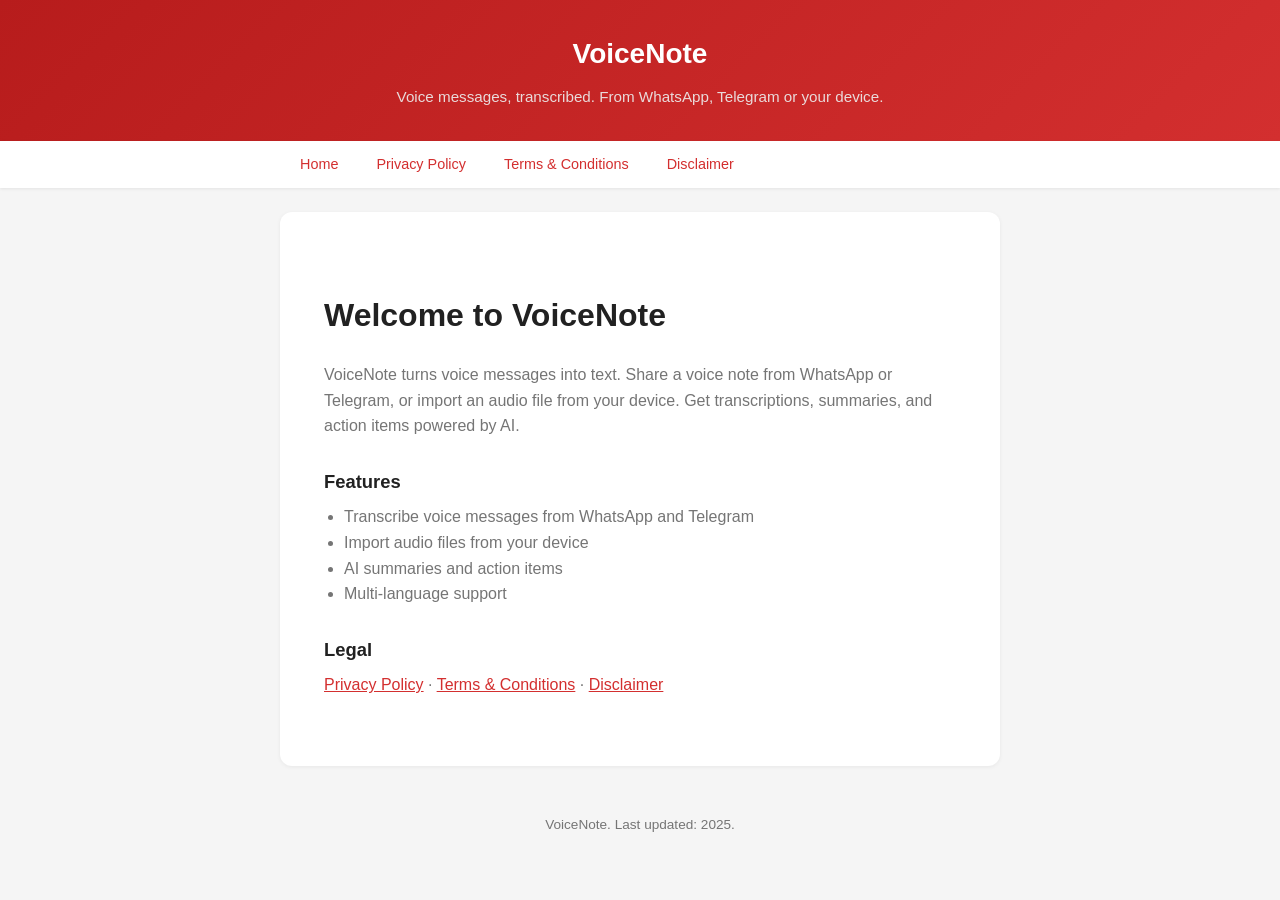
<file: index.html>
<!DOCTYPE html>
<html lang="en">
<head>
  <meta charset="UTF-8">
  <meta name="viewport" content="width=device-width, initial-scale=1">
  <title>VoiceNote – Voice messages, transcribed</title>
  <link rel="stylesheet" href="css/style.css">
</head>
<body>
  <header>
    <h1>VoiceNote</h1>  
    <p>Voice messages, transcribed. From WhatsApp, Telegram or your device.</p>
  </header>
  <nav>
    <div class="container" style="max-width: 720px;">
      <a href="index.html">Home</a>
      <a href="privacy.html">Privacy Policy</a>
      <a href="terms.html">Terms &amp; Conditions</a>
      <a href="disclaimer.html">Disclaimer</a>
    </div>
  </nav>
  <main>
    <div class="container">
      <h1>Welcome to VoiceNote</h1>
      <p>VoiceNote turns voice messages into text. Share a voice note from WhatsApp or Telegram, or import an audio file from your device. Get transcriptions, summaries, and action items powered by AI.</p>
      <h2>Features</h2>
      <ul>
        <li>Transcribe voice messages from WhatsApp and Telegram</li>
        <li>Import audio files from your device</li>
        <li>AI summaries and action items</li>
        <li>Multi-language support</li>
      </ul>
      <h2>Legal</h2>
      <p><a href="privacy.html">Privacy Policy</a> · <a href="terms.html">Terms &amp; Conditions</a> · <a href="disclaimer.html">Disclaimer</a></p>
    </div>
  </main>
  <footer>
    <p>VoiceNote. Last updated: 2025.</p>
  </footer>
</body>
</html>
</file>
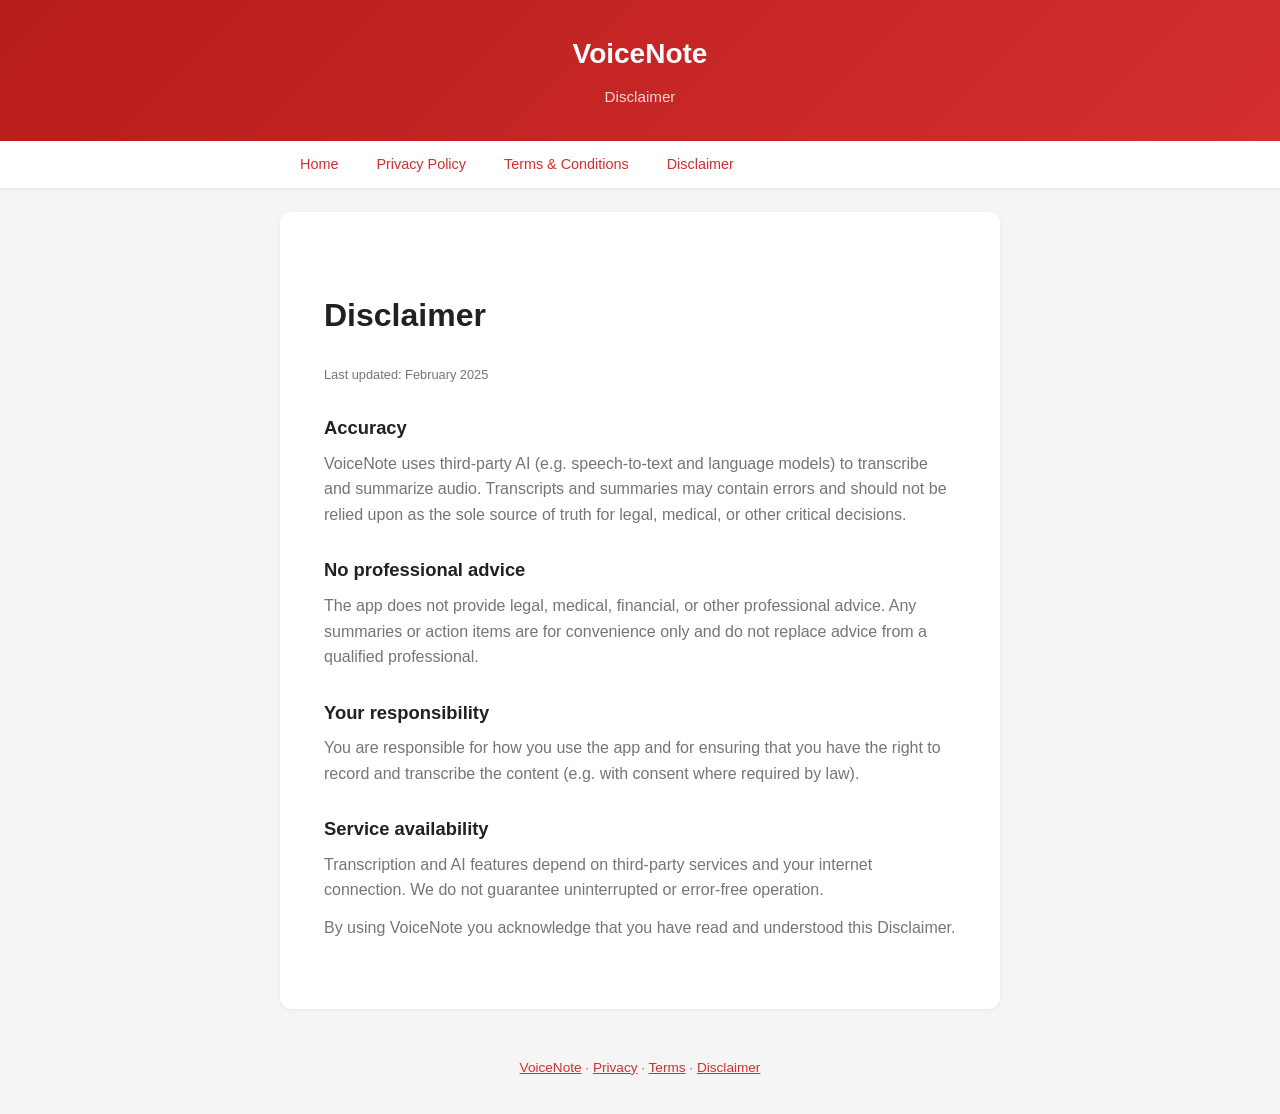
<file: disclaimer.html>
<!DOCTYPE html>
<html lang="en">
<head>
  <meta charset="UTF-8">
  <meta name="viewport" content="width=device-width, initial-scale=1">
  <title>Disclaimer – VoiceNote</title>
  <link rel="stylesheet" href="css/style.css">
</head>
<body>
  <header>
    <h1>VoiceNote</h1>
    <p>Disclaimer</p>
  </header>
  <nav>
    <div class="container" style="max-width: 720px;">
      <a href="index.html">Home</a>
      <a href="privacy.html">Privacy Policy</a>
      <a href="terms.html">Terms &amp; Conditions</a>
      <a href="disclaimer.html">Disclaimer</a>
    </div>
  </nav>
  <main>
    <div class="container">
      <h1>Disclaimer</h1>
      <p class="last-update">Last updated: February 2025</p>

      <h2>Accuracy</h2>
      <p>VoiceNote uses third-party AI (e.g. speech-to-text and language models) to transcribe and summarize audio. Transcripts and summaries may contain errors and should not be relied upon as the sole source of truth for legal, medical, or other critical decisions.</p>

      <h2>No professional advice</h2>
      <p>The app does not provide legal, medical, financial, or other professional advice. Any summaries or action items are for convenience only and do not replace advice from a qualified professional.</p>

      <h2>Your responsibility</h2>
      <p>You are responsible for how you use the app and for ensuring that you have the right to record and transcribe the content (e.g. with consent where required by law).</p>

      <h2>Service availability</h2>
      <p>Transcription and AI features depend on third-party services and your internet connection. We do not guarantee uninterrupted or error-free operation.</p>

      <p>By using VoiceNote you acknowledge that you have read and understood this Disclaimer.</p>
    </div>
  </main>
  <footer>
    <p><a href="index.html">VoiceNote</a> · <a href="privacy.html">Privacy</a> · <a href="terms.html">Terms</a> · <a href="disclaimer.html">Disclaimer</a></p>
  </footer>
</body>
</html>
</file>
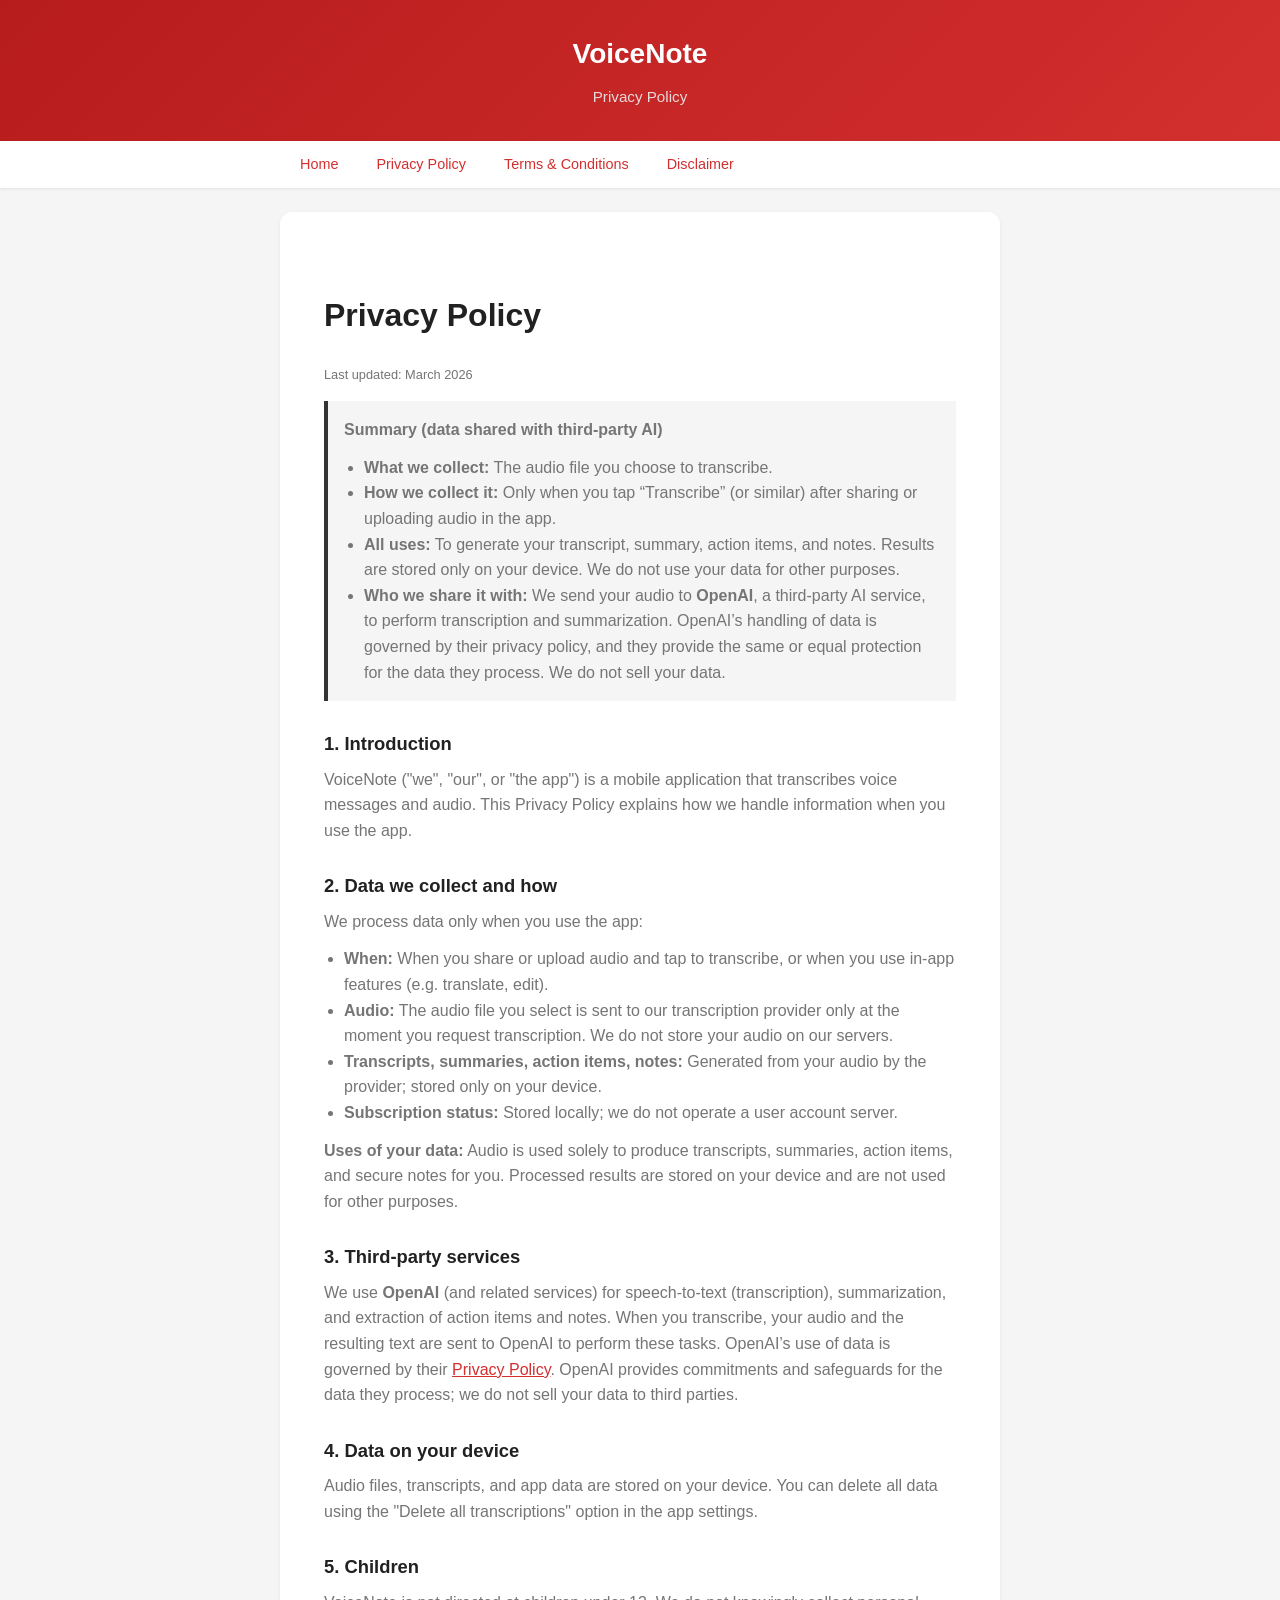
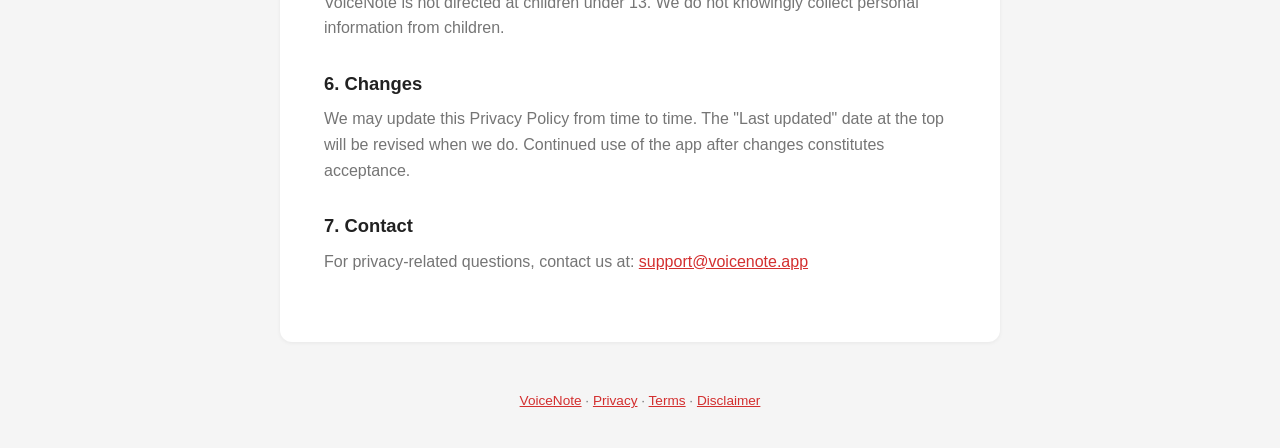
<file: privacy.html>
<!DOCTYPE html>
<html lang="en">
<head>
  <meta charset="UTF-8">
  <meta name="viewport" content="width=device-width, initial-scale=1">
  <title>Privacy Policy – VoiceNote</title>
  <link rel="stylesheet" href="css/style.css">
</head>
<body>
  <header>
    <h1>VoiceNote</h1>
    <p>Privacy Policy</p>
  </header>
  <nav>
    <div class="container" style="max-width: 720px;">
      <a href="index.html">Home</a>
      <a href="privacy.html">Privacy Policy</a>
      <a href="terms.html">Terms &amp; Conditions</a>
      <a href="disclaimer.html">Disclaimer</a>
    </div>
  </nav>
  <main>
    <div class="container">
      <h1>Privacy Policy</h1>
      <p class="last-update">Last updated: March 2026</p>

      <div style="background:#f5f5f5; padding:1em; margin:1em 0; border-left:4px solid #333;">
        <p style="margin-top:0;"><strong>Summary (data shared with third-party AI)</strong></p>
        <ul style="margin-bottom:0;">
          <li><strong>What we collect:</strong> The audio file you choose to transcribe.</li>
          <li><strong>How we collect it:</strong> Only when you tap “Transcribe” (or similar) after sharing or uploading audio in the app.</li>
          <li><strong>All uses:</strong> To generate your transcript, summary, action items, and notes. Results are stored only on your device. We do not use your data for other purposes.</li>
          <li><strong>Who we share it with:</strong> We send your audio to <strong>OpenAI</strong>, a third-party AI service, to perform transcription and summarization. OpenAI’s handling of data is governed by their privacy policy, and they provide the same or equal protection for the data they process. We do not sell your data.</li>
        </ul>
      </div>

      <h2>1. Introduction</h2>
      <p>VoiceNote ("we", "our", or "the app") is a mobile application that transcribes voice messages and audio. This Privacy Policy explains how we handle information when you use the app.</p>

      <h2>2. Data we collect and how</h2>
      <p>We process data only when you use the app:</p>
      <ul>
        <li><strong>When:</strong> When you share or upload audio and tap to transcribe, or when you use in-app features (e.g. translate, edit).</li>
        <li><strong>Audio:</strong> The audio file you select is sent to our transcription provider only at the moment you request transcription. We do not store your audio on our servers.</li>
        <li><strong>Transcripts, summaries, action items, notes:</strong> Generated from your audio by the provider; stored only on your device.</li>
        <li><strong>Subscription status:</strong> Stored locally; we do not operate a user account server.</li>
      </ul>
      <p><strong>Uses of your data:</strong> Audio is used solely to produce transcripts, summaries, action items, and secure notes for you. Processed results are stored on your device and are not used for other purposes.</p>

      <h2>3. Third-party services</h2>
      <p>We use <strong>OpenAI</strong> (and related services) for speech-to-text (transcription), summarization, and extraction of action items and notes. When you transcribe, your audio and the resulting text are sent to OpenAI to perform these tasks. OpenAI’s use of data is governed by their <a href="https://openai.com/policies/privacy-policy" target="_blank" rel="noopener">Privacy Policy</a>. OpenAI provides commitments and safeguards for the data they process; we do not sell your data to third parties.</p>

      <h2>4. Data on your device</h2>
      <p>Audio files, transcripts, and app data are stored on your device. You can delete all data using the "Delete all transcriptions" option in the app settings.</p>

      <h2>5. Children</h2>
      <p>VoiceNote is not directed at children under 13. We do not knowingly collect personal information from children.</p>

      <h2>6. Changes</h2>
      <p>We may update this Privacy Policy from time to time. The "Last updated" date at the top will be revised when we do. Continued use of the app after changes constitutes acceptance.</p>

      <h2>7. Contact</h2>
      <p>For privacy-related questions, contact us at: <a href="mailto:support@voicenote.app">support@voicenote.app</a></p>
    </div>
  </main>
  <footer>
    <p><a href="index.html">VoiceNote</a> · <a href="privacy.html">Privacy</a> · <a href="terms.html">Terms</a> · <a href="disclaimer.html">Disclaimer</a></p>
  </footer>
</body>
</html>
</file>
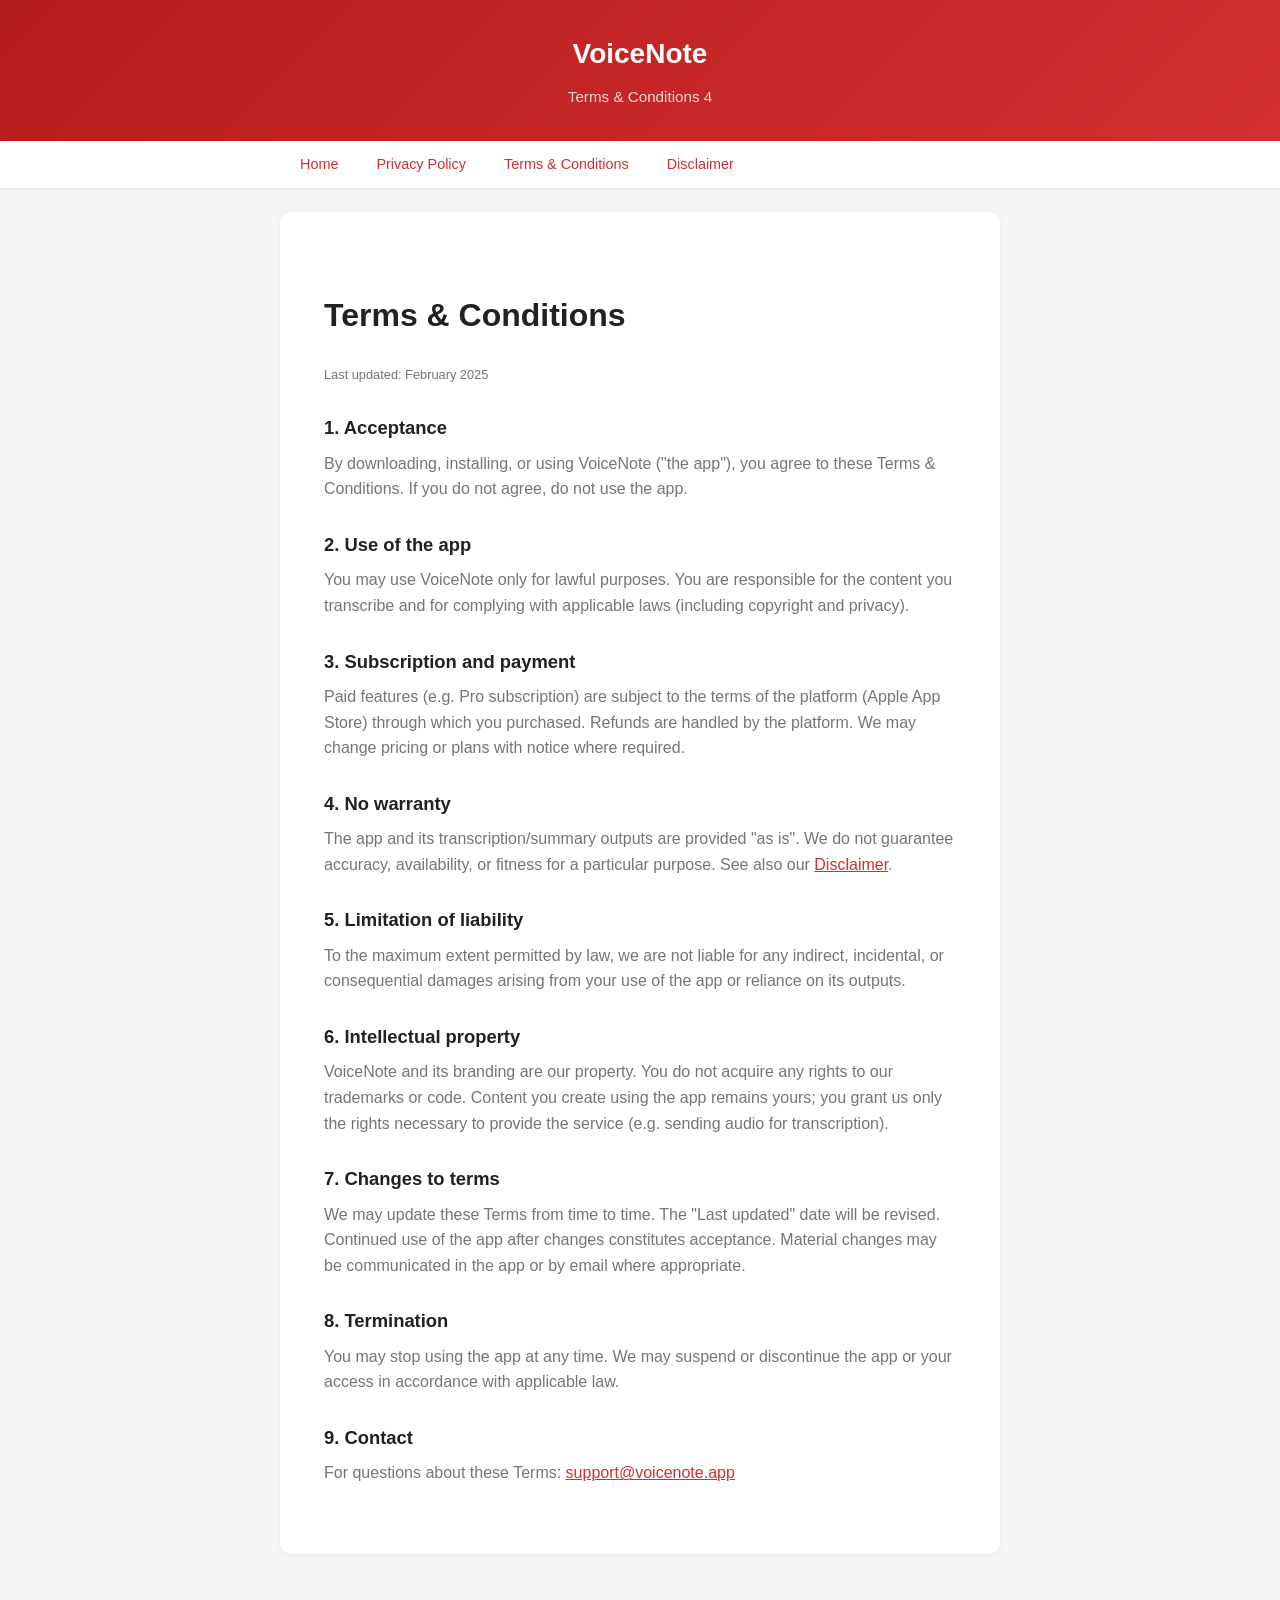
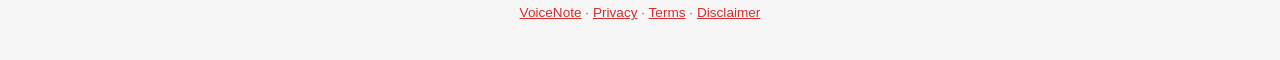
<file: terms.html>
<!DOCTYPE html>
<html lang="en">
<head>
  <meta charset="UTF-8">
  <meta name="viewport" content="width=device-width, initial-scale=1">
  <title>Terms &amp; Conditions – VoiceNote</title>
  <link rel="stylesheet" href="css/style.css">
</head>
<body>
  <header>
    <h1>VoiceNote</h1>
    <p>Terms &amp; Conditions 4</p>
  </header>
  <nav>
    <div class="container" style="max-width: 720px;">
      <a href="index.html">Home</a>
      <a href="privacy.html">Privacy Policy</a>
      <a href="terms.html">Terms &amp; Conditions</a>
      <a href="disclaimer.html">Disclaimer</a>
    </div>
  </nav>
  <main>
    <div class="container">
      <h1>Terms &amp; Conditions</h1>
      <p class="last-update">Last updated: February 2025</p>

      <h2>1. Acceptance</h2>
      <p>By downloading, installing, or using VoiceNote ("the app"), you agree to these Terms &amp; Conditions. If you do not agree, do not use the app.</p>

      <h2>2. Use of the app</h2>
      <p>You may use VoiceNote only for lawful purposes. You are responsible for the content you transcribe and for complying with applicable laws (including copyright and privacy).</p>

      <h2>3. Subscription and payment</h2>
      <p>Paid features (e.g. Pro subscription) are subject to the terms of the platform (Apple App Store) through which you purchased. Refunds are handled by the platform. We may change pricing or plans with notice where required.</p>

      <h2>4. No warranty</h2>
      <p>The app and its transcription/summary outputs are provided "as is". We do not guarantee accuracy, availability, or fitness for a particular purpose. See also our <a href="disclaimer.html">Disclaimer</a>.</p>

      <h2>5. Limitation of liability</h2>
      <p>To the maximum extent permitted by law, we are not liable for any indirect, incidental, or consequential damages arising from your use of the app or reliance on its outputs.</p>

      <h2>6. Intellectual property</h2>
      <p>VoiceNote and its branding are our property. You do not acquire any rights to our trademarks or code. Content you create using the app remains yours; you grant us only the rights necessary to provide the service (e.g. sending audio for transcription).</p>

      <h2>7. Changes to terms</h2>
      <p>We may update these Terms from time to time. The "Last updated" date will be revised. Continued use of the app after changes constitutes acceptance. Material changes may be communicated in the app or by email where appropriate.</p>

      <h2>8. Termination</h2>
      <p>You may stop using the app at any time. We may suspend or discontinue the app or your access in accordance with applicable law.</p>

      <h2>9. Contact</h2>
      <p>For questions about these Terms: <a href="mailto:support@voicenote.app">support@voicenote.app</a></p>
    </div>
  </main>
  <footer>
    <p><a href="index.html">VoiceNote</a> · <a href="privacy.html">Privacy</a> · <a href="terms.html">Terms</a> · <a href="disclaimer.html">Disclaimer</a></p>
  </footer>
</body>
</html>
</file>
<file: css/style.css>
/* VoiceNote website – simple, app-aligned */
:root {
  --primary: #d32f2f;
  --primary-dark: #b71c1c;
  --text: #212121;
  --text-secondary: #757575;
  --bg: #f5f5f5;
  --surface: #ffffff;
}

* {
  box-sizing: border-box;
}

body {
  margin: 0;
  font-family: -apple-system, BlinkMacSystemFont, 'Segoe UI', Roboto, Oxygen, Ubuntu, sans-serif;
  background: var(--bg);
  color: var(--text);
  line-height: 1.6;
}

.container {
  max-width: 720px;
  margin: 0 auto;
  padding: 24px 20px;
}

header {
  background: linear-gradient(135deg, var(--primary-dark), var(--primary));
  color: white;
  padding: 32px 20px;
  text-align: center;
}

header h1 {
  margin: 0;
  font-size: 1.75rem;
  font-weight: 700;
  color: #ffffff;
}

header p {
  margin: 8px 0 0;
  opacity: 0.9;
  font-size: 0.95rem;
  color: #eeeeee;
}

nav {
  background: var(--surface);
  padding: 12px 20px;
  box-shadow: 0 1px 3px rgba(0,0,0,0.08);
}

nav .container {
  padding: 0 20px;
  display: flex;
  flex-wrap: wrap;
  gap: 8px;
  align-items: center;
}

nav a {
  color: var(--primary);
  text-decoration: none;
  font-weight: 500;
  font-size: 0.9rem;
  margin-right: 30px;
}

nav a:hover {
  text-decoration: underline;
}

main {
  background: var(--surface);
  margin: 24px auto;
  padding: 32px 24px;
  max-width: 720px;
  border-radius: 12px;
  box-shadow: 0 1px 4px rgba(0,0,0,0.06);
}

h1, h2 {
  color: var(--text);
}

h2 {
  font-size: 1.15rem;
  margin-top: 28px;
  margin-bottom: 8px;
}

h2:first-child {
  margin-top: 0;
}

p {
  margin: 0 0 12px;
  color: var(--text-secondary);
}

ul {
  margin: 0 0 12px;
  padding-left: 1.25rem;
  color: var(--text-secondary);
}

a {
  color: var(--primary);
}

footer {
  text-align: center;
  padding: 24px 20px;
  color: var(--text-secondary);
  font-size: 0.85rem;
}

.last-update {
  font-size: 0.8rem;
  color: var(--text-secondary);
  margin-top: 24px;
}
</file>
